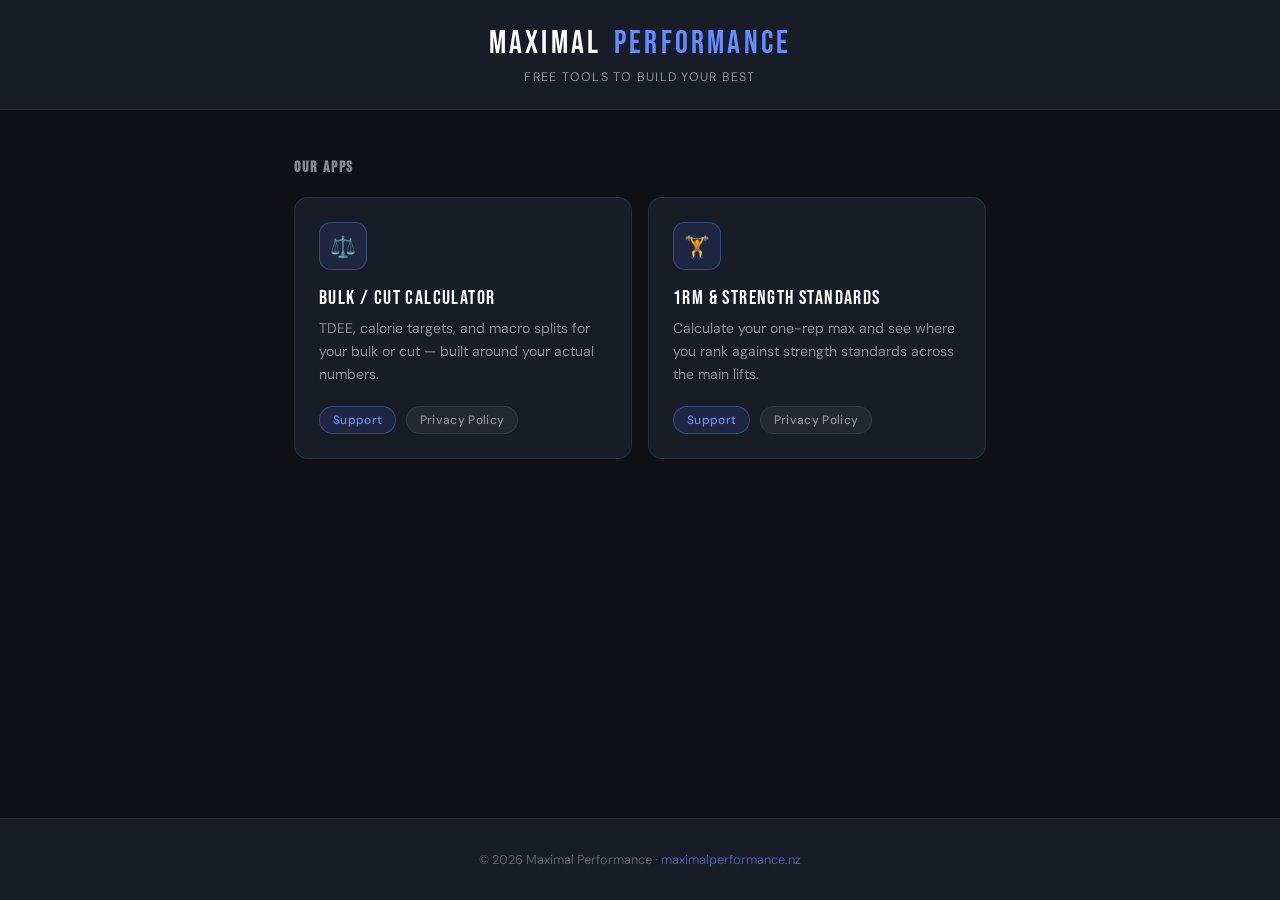
<file: index.html>
<!DOCTYPE html>
<html lang="en">
<head>
  <meta charset="UTF-8">
  <meta name="viewport" content="width=device-width, initial-scale=1.0">
  <title>Maximal Performance Apps</title>
  <link rel="preconnect" href="https://fonts.googleapis.com">
  <link rel="preconnect" href="https://fonts.gstatic.com" crossorigin>
  <link href="https://fonts.googleapis.com/css2?family=Bebas+Neue&family=DM+Sans:wght@400;500;600&display=swap" rel="stylesheet">
  <style>
    *, *::before, *::after { box-sizing: border-box; margin: 0; padding: 0; }
    :root {
      --bg: #0F1117;
      --surface: #181C27;
      --surface-2: #1E2333;
      --border: rgba(255,255,255,0.08);
      --border-hover: rgba(99,140,255,0.35);
      --blue: #4C6EF5;
      --blue-bright: #638CFF;
      --blue-glow: rgba(76,110,245,0.12);
      --text: #FFFFFF;
      --text-muted: rgba(255,255,255,0.5);
      --text-dim: rgba(255,255,255,0.3);
    }
    body {
      background: var(--bg);
      color: var(--text);
      font-family: 'DM Sans', sans-serif;
      min-height: 100vh;
      display: flex;
      flex-direction: column;
    }
    header {
      padding: 1.5rem 2rem;
      border-bottom: 1px solid var(--border);
      background: var(--surface);
      text-align: center;
    }
    .wordmark {
      font-family: 'Bebas Neue', sans-serif;
      font-size: 2rem;
      letter-spacing: 0.1em;
      display: inline-flex;
      gap: 0.4em;
    }
    .w1 { color: var(--text); }
    .w2 { color: var(--blue-bright); }
    .tagline {
      font-size: 0.78rem;
      color: var(--text-muted);
      margin-top: 0.4rem;
      letter-spacing: 0.1em;
      text-transform: uppercase;
    }
    main {
      flex: 1;
      max-width: 740px;
      margin: 0 auto;
      padding: 3rem 1.5rem;
      width: 100%;
    }
    h2 {
      font-family: 'Bebas Neue', sans-serif;
      font-size: 1rem;
      letter-spacing: 0.12em;
      color: var(--text-muted);
      margin-bottom: 1.25rem;
    }
    .app-grid {
      display: grid;
      grid-template-columns: repeat(auto-fit, minmax(270px, 1fr));
      gap: 1rem;
    }
    .app-card {
      background: var(--surface);
      border: 1px solid var(--border);
      border-radius: 14px;
      padding: 1.5rem;
      text-decoration: none;
      color: inherit;
      display: block;
      transition: border-color 0.2s, background 0.2s;
    }
    .app-card:hover {
      border-color: var(--border-hover);
      background: var(--surface-2);
    }
    .app-icon {
      width: 48px;
      height: 48px;
      background: var(--blue-glow);
      border: 1px solid var(--border-hover);
      border-radius: 12px;
      display: flex;
      align-items: center;
      justify-content: center;
      margin-bottom: 1rem;
      font-size: 1.3rem;
    }
    .app-name {
      font-family: 'Bebas Neue', sans-serif;
      font-size: 1.25rem;
      letter-spacing: 0.07em;
      color: var(--text);
      margin-bottom: 0.4rem;
    }
    .app-desc {
      font-size: 0.875rem;
      color: var(--text-muted);
      line-height: 1.65;
      margin-bottom: 1.25rem;
    }
    .app-links { display: flex; gap: 0.6rem; flex-wrap: wrap; }
    .link-pill {
      font-size: 0.75rem;
      font-weight: 500;
      padding: 0.3rem 0.8rem;
      border-radius: 20px;
      text-decoration: none;
      letter-spacing: 0.03em;
      transition: opacity 0.2s;
    }
    .link-pill:hover { opacity: 0.8; }
    .pill-support {
      background: var(--blue-glow);
      color: var(--blue-bright);
      border: 1px solid var(--border-hover);
    }
    .pill-privacy {
      background: rgba(255,255,255,0.05);
      color: var(--text-muted);
      border: 1px solid var(--border);
    }
    footer {
      text-align: center;
      padding: 2rem;
      font-size: 0.8rem;
      color: var(--text-dim);
      border-top: 1px solid var(--border);
      background: var(--surface);
    }
    footer a { color: rgba(99,140,255,0.6); text-decoration: none; }
  </style>
</head>
<body>
  <header>
    <div class="wordmark"><span class="w1">MAXIMAL</span><span class="w2">PERFORMANCE</span></div>
    <p class="tagline">Free tools to build your best</p>
  </header>
  <main>
    <h2>Our Apps</h2>
    <div class="app-grid">
      <div class="app-card">
        <div class="app-icon">⚖️</div>
        <div class="app-name">Bulk / Cut Calculator</div>
        <p class="app-desc">TDEE, calorie targets, and macro splits for your bulk or cut — built around your actual numbers.</p>
        <div class="app-links">
          <a href="/calculator" class="link-pill pill-support">Support</a>
          <a href="/calculator/privacy.html" class="link-pill pill-privacy">Privacy Policy</a>
        </div>
      </div>
      <div class="app-card">
        <div class="app-icon">🏋️</div>
        <div class="app-name">1RM & Strength Standards</div>
        <p class="app-desc">Calculate your one-rep max and see where you rank against strength standards across the main lifts.</p>
        <div class="app-links">
          <a href="/strength" class="link-pill pill-support">Support</a>
          <a href="/strength/privacy.html" class="link-pill pill-privacy">Privacy Policy</a>
        </div>
      </div>
    </div>
  </main>
  <footer>
    <p>© 2026 Maximal Performance · <a href="https://maximalperformance.nz">maximalperformance.nz</a></p>
  </footer>
</body>
</html>
</file>
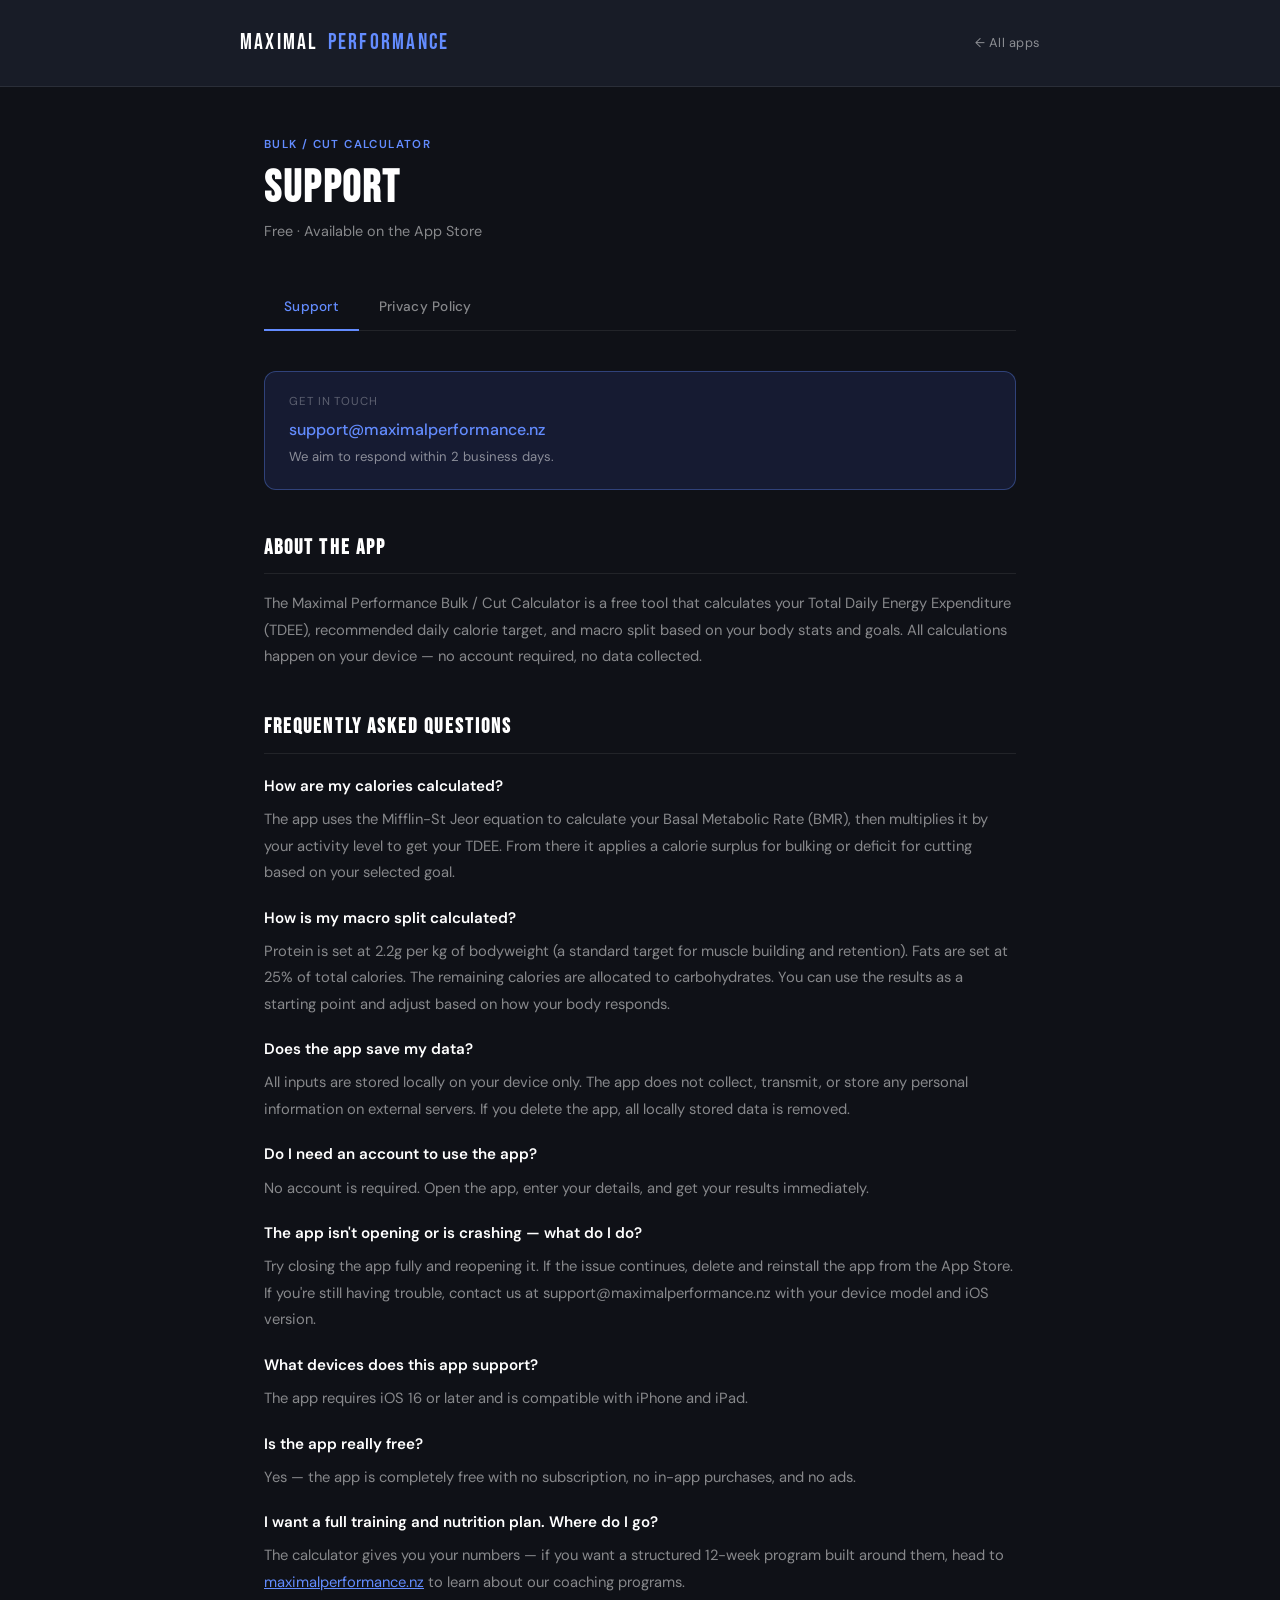
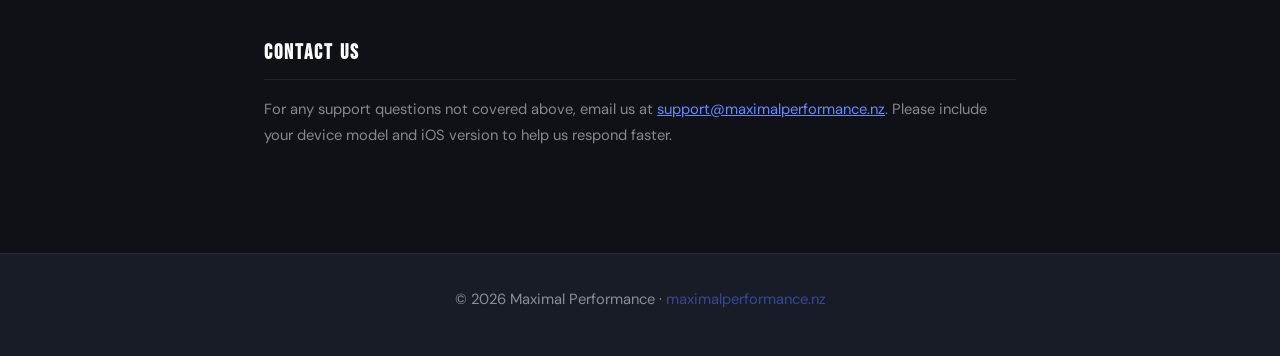
<file: calculator/index.html>
<!DOCTYPE html>
<html lang="en">
<head>
  <meta charset="UTF-8">
  <meta name="viewport" content="width=device-width, initial-scale=1.0">
  <title>Support — Bulk / Cut Calculator · Maximal Performance</title>
  <link rel="preconnect" href="https://fonts.googleapis.com">
  <link rel="preconnect" href="https://fonts.gstatic.com" crossorigin>
  <link href="https://fonts.googleapis.com/css2?family=Bebas+Neue&family=DM+Sans:wght@400;500;600&display=swap" rel="stylesheet">
  <link rel="stylesheet" href="/assets/css/shared.css">
</head>
<body>

  <header>
    <nav class="nav">
      <a href="/" class="wordmark"><span class="w1">MAXIMAL</span><span class="w2">PERFORMANCE</span></a>
      <a href="/" class="nav-back">← All apps</a>
    </nav>
  </header>

  <main>
    <p class="page-eyebrow">Bulk / Cut Calculator</p>
    <h1 class="page-title">Support</h1>
    <p class="page-subtitle">Free · Available on the App Store</p>

    <div class="tab-row">
      <a href="/calculator" class="tab active">Support</a>
      <a href="/calculator/privacy.html" class="tab">Privacy Policy</a>
    </div>

    <div class="contact-card">
      <div>
        <div class="contact-label">Get in touch</div>
        <div class="contact-email">support@maximalperformance.nz</div>
        <div class="contact-note">We aim to respond within 2 business days.</div>
      </div>
    </div>

    <section>
      <h2>About the app</h2>
      <p>The Maximal Performance Bulk / Cut Calculator is a free tool that calculates your Total Daily Energy Expenditure (TDEE), recommended daily calorie target, and macro split based on your body stats and goals. All calculations happen on your device — no account required, no data collected.</p>
    </section>

    <section>
      <h2>Frequently asked questions</h2>

      <h3>How are my calories calculated?</h3>
      <p>The app uses the Mifflin-St Jeor equation to calculate your Basal Metabolic Rate (BMR), then multiplies it by your activity level to get your TDEE. From there it applies a calorie surplus for bulking or deficit for cutting based on your selected goal.</p>

      <h3>How is my macro split calculated?</h3>
      <p>Protein is set at 2.2g per kg of bodyweight (a standard target for muscle building and retention). Fats are set at 25% of total calories. The remaining calories are allocated to carbohydrates. You can use the results as a starting point and adjust based on how your body responds.</p>

      <h3>Does the app save my data?</h3>
      <p>All inputs are stored locally on your device only. The app does not collect, transmit, or store any personal information on external servers. If you delete the app, all locally stored data is removed.</p>

      <h3>Do I need an account to use the app?</h3>
      <p>No account is required. Open the app, enter your details, and get your results immediately.</p>

      <h3>The app isn't opening or is crashing — what do I do?</h3>
      <p>Try closing the app fully and reopening it. If the issue continues, delete and reinstall the app from the App Store. If you're still having trouble, contact us at support@maximalperformance.nz with your device model and iOS version.</p>

      <h3>What devices does this app support?</h3>
      <p>The app requires iOS 16 or later and is compatible with iPhone and iPad.</p>

      <h3>Is the app really free?</h3>
      <p>Yes — the app is completely free with no subscription, no in-app purchases, and no ads.</p>

      <h3>I want a full training and nutrition plan. Where do I go?</h3>
      <p>The calculator gives you your numbers — if you want a structured 12-week program built around them, head to <a href="https://maximalperformance.nz" style="color: var(--blue-bright);">maximalperformance.nz</a> to learn about our coaching programs.</p>
    </section>

    <section>
      <h2>Contact us</h2>
      <p>For any support questions not covered above, email us at <a href="mailto:support@maximalperformance.nz" style="color: var(--blue-bright);">support@maximalperformance.nz</a>. Please include your device model and iOS version to help us respond faster.</p>
    </section>
  </main>

  <footer>
    <p>© 2026 Maximal Performance · <a href="https://maximalperformance.nz">maximalperformance.nz</a></p>
  </footer>

</body>
</html>
</file>
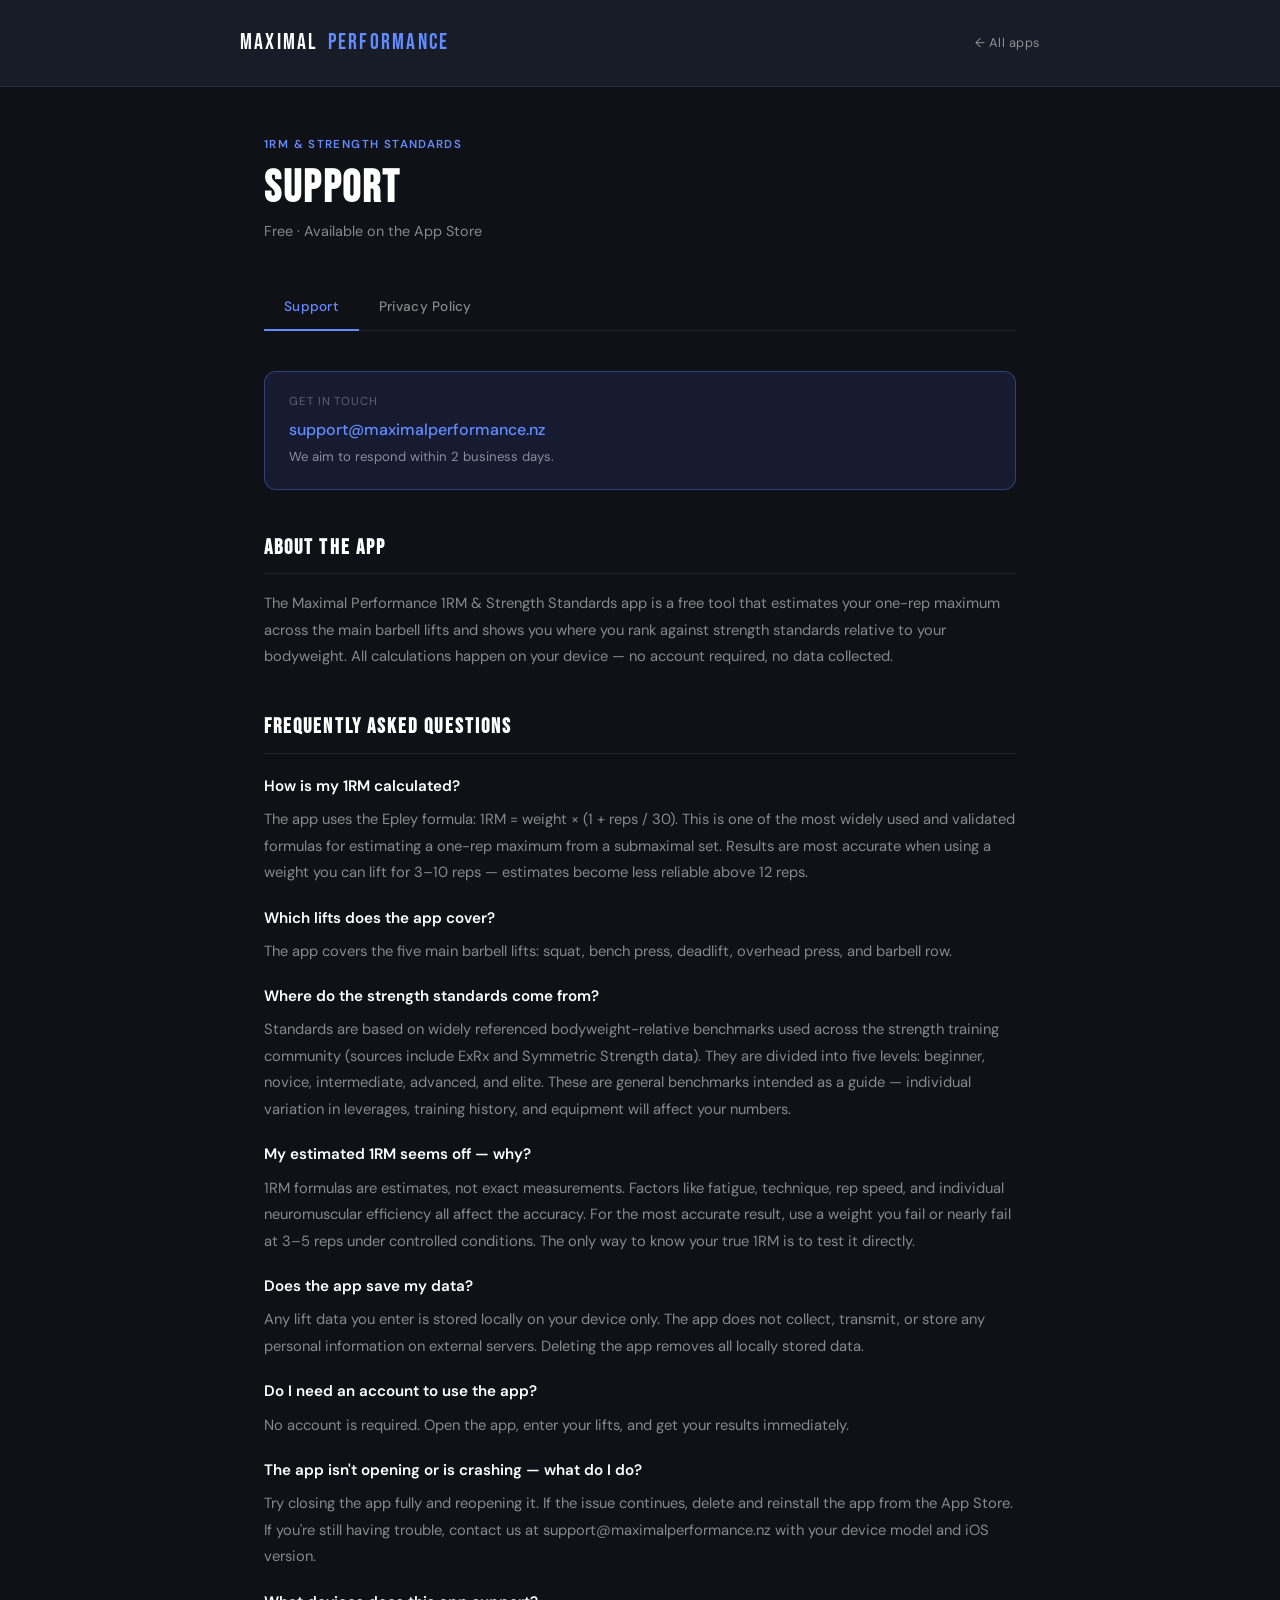
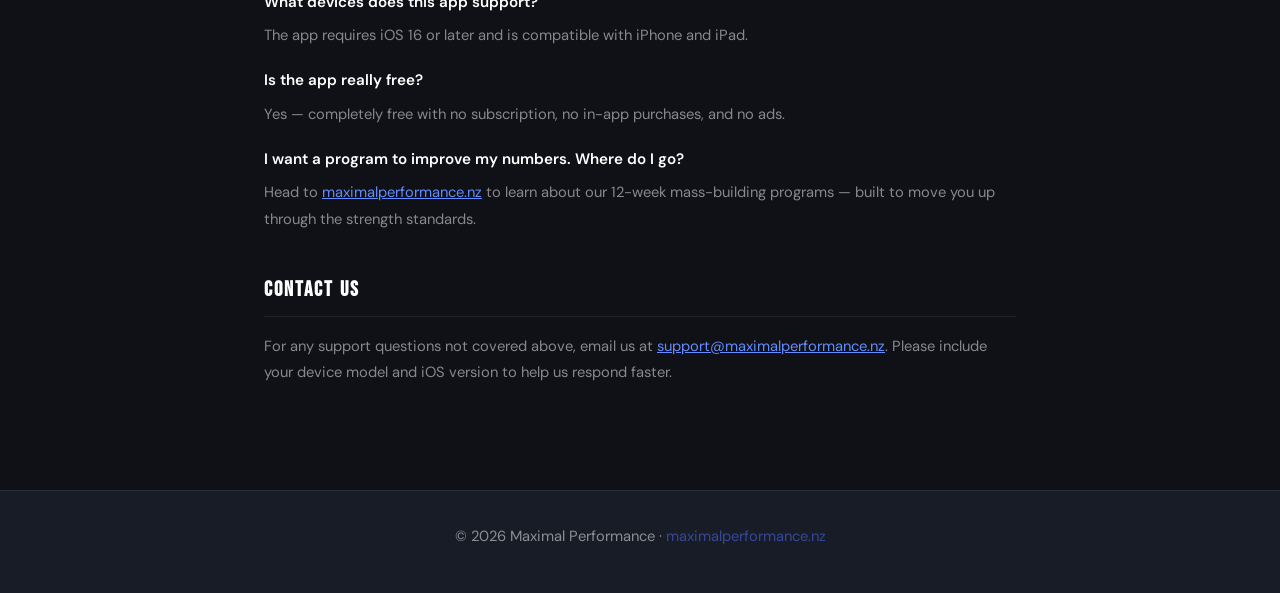
<file: strength/index.html>
<!DOCTYPE html>
<html lang="en">
<head>
  <meta charset="UTF-8">
  <meta name="viewport" content="width=device-width, initial-scale=1.0">
  <title>Support — 1RM & Strength Standards · Maximal Performance</title>
  <link rel="preconnect" href="https://fonts.googleapis.com">
  <link rel="preconnect" href="https://fonts.gstatic.com" crossorigin>
  <link href="https://fonts.googleapis.com/css2?family=Bebas+Neue&family=DM+Sans:wght@400;500;600&display=swap" rel="stylesheet">
  <link rel="stylesheet" href="/assets/css/shared.css">
</head>
<body>

  <header>
    <nav class="nav">
      <a href="/" class="wordmark"><span class="w1">MAXIMAL</span><span class="w2">PERFORMANCE</span></a>
      <a href="/" class="nav-back">← All apps</a>
    </nav>
  </header>

  <main>
    <p class="page-eyebrow">1RM & Strength Standards</p>
    <h1 class="page-title">Support</h1>
    <p class="page-subtitle">Free · Available on the App Store</p>

    <div class="tab-row">
      <a href="/strength" class="tab active">Support</a>
      <a href="/strength/privacy.html" class="tab">Privacy Policy</a>
    </div>

    <div class="contact-card">
      <div>
        <div class="contact-label">Get in touch</div>
        <div class="contact-email">support@maximalperformance.nz</div>
        <div class="contact-note">We aim to respond within 2 business days.</div>
      </div>
    </div>

    <section>
      <h2>About the app</h2>
      <p>The Maximal Performance 1RM & Strength Standards app is a free tool that estimates your one-rep maximum across the main barbell lifts and shows you where you rank against strength standards relative to your bodyweight. All calculations happen on your device — no account required, no data collected.</p>
    </section>

    <section>
      <h2>Frequently asked questions</h2>

      <h3>How is my 1RM calculated?</h3>
      <p>The app uses the Epley formula: 1RM = weight × (1 + reps / 30). This is one of the most widely used and validated formulas for estimating a one-rep maximum from a submaximal set. Results are most accurate when using a weight you can lift for 3–10 reps — estimates become less reliable above 12 reps.</p>

      <h3>Which lifts does the app cover?</h3>
      <p>The app covers the five main barbell lifts: squat, bench press, deadlift, overhead press, and barbell row.</p>

      <h3>Where do the strength standards come from?</h3>
      <p>Standards are based on widely referenced bodyweight-relative benchmarks used across the strength training community (sources include ExRx and Symmetric Strength data). They are divided into five levels: beginner, novice, intermediate, advanced, and elite. These are general benchmarks intended as a guide — individual variation in leverages, training history, and equipment will affect your numbers.</p>

      <h3>My estimated 1RM seems off — why?</h3>
      <p>1RM formulas are estimates, not exact measurements. Factors like fatigue, technique, rep speed, and individual neuromuscular efficiency all affect the accuracy. For the most accurate result, use a weight you fail or nearly fail at 3–5 reps under controlled conditions. The only way to know your true 1RM is to test it directly.</p>

      <h3>Does the app save my data?</h3>
      <p>Any lift data you enter is stored locally on your device only. The app does not collect, transmit, or store any personal information on external servers. Deleting the app removes all locally stored data.</p>

      <h3>Do I need an account to use the app?</h3>
      <p>No account is required. Open the app, enter your lifts, and get your results immediately.</p>

      <h3>The app isn't opening or is crashing — what do I do?</h3>
      <p>Try closing the app fully and reopening it. If the issue continues, delete and reinstall the app from the App Store. If you're still having trouble, contact us at support@maximalperformance.nz with your device model and iOS version.</p>

      <h3>What devices does this app support?</h3>
      <p>The app requires iOS 16 or later and is compatible with iPhone and iPad.</p>

      <h3>Is the app really free?</h3>
      <p>Yes — completely free with no subscription, no in-app purchases, and no ads.</p>

      <h3>I want a program to improve my numbers. Where do I go?</h3>
      <p>Head to <a href="https://maximalperformance.nz" style="color: var(--blue-bright);">maximalperformance.nz</a> to learn about our 12-week mass-building programs — built to move you up through the strength standards.</p>
    </section>

    <section>
      <h2>Contact us</h2>
      <p>For any support questions not covered above, email us at <a href="mailto:support@maximalperformance.nz" style="color: var(--blue-bright);">support@maximalperformance.nz</a>. Please include your device model and iOS version to help us respond faster.</p>
    </section>
  </main>

  <footer>
    <p>© 2026 Maximal Performance · <a href="https://maximalperformance.nz">maximalperformance.nz</a></p>
  </footer>

</body>
</html>
</file>
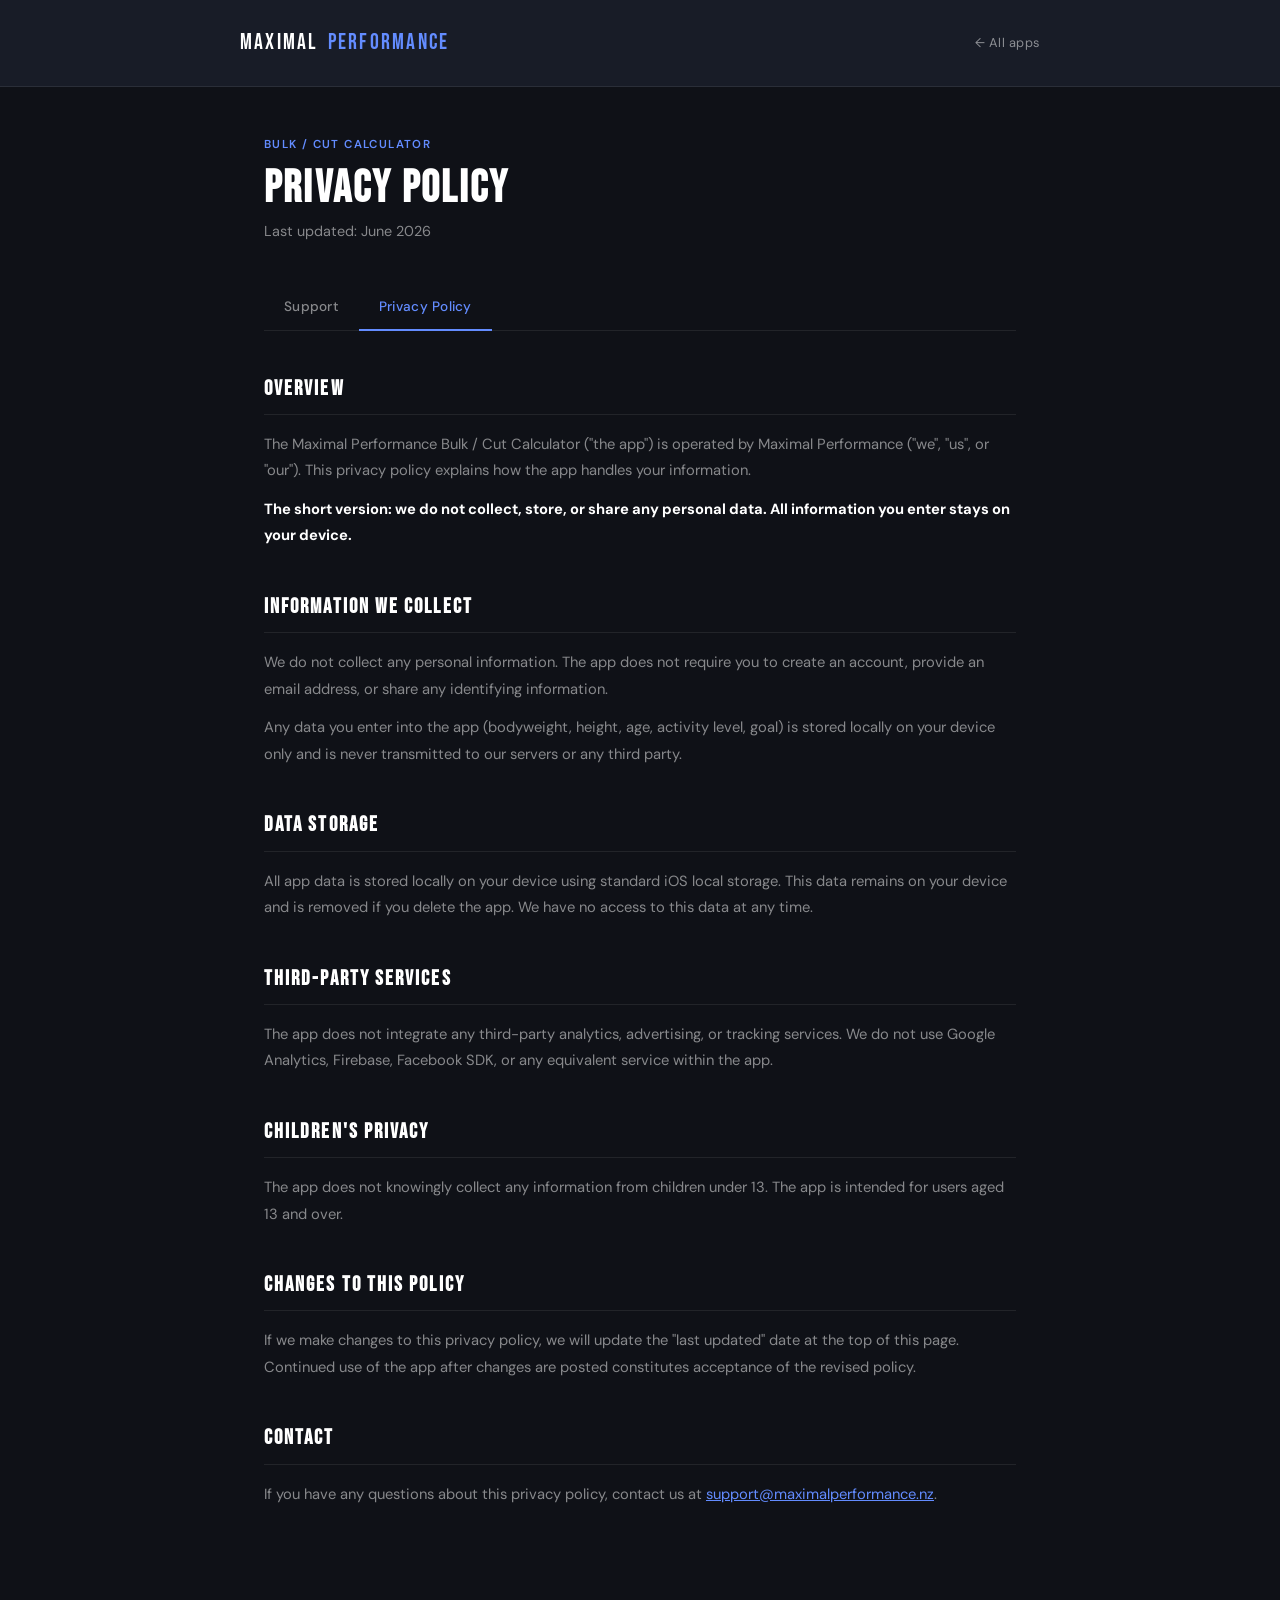
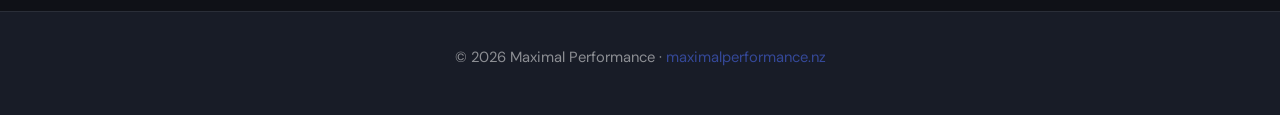
<file: calculator/privacy.html>
<!DOCTYPE html>
<html lang="en">
<head>
  <meta charset="UTF-8">
  <meta name="viewport" content="width=device-width, initial-scale=1.0">
  <title>Privacy Policy — Bulk / Cut Calculator · Maximal Performance</title>
  <link rel="preconnect" href="https://fonts.googleapis.com">
  <link rel="preconnect" href="https://fonts.gstatic.com" crossorigin>
  <link href="https://fonts.googleapis.com/css2?family=Bebas+Neue&family=DM+Sans:wght@400;500;600&display=swap" rel="stylesheet">
  <link rel="stylesheet" href="/assets/css/shared.css">
</head>
<body>

  <header>
    <nav class="nav">
      <a href="/" class="wordmark"><span class="w1">MAXIMAL</span><span class="w2">PERFORMANCE</span></a>
      <a href="/" class="nav-back">← All apps</a>
    </nav>
  </header>

  <main>
    <p class="page-eyebrow">Bulk / Cut Calculator</p>
    <h1 class="page-title">Privacy Policy</h1>
    <p class="page-subtitle">Last updated: June 2026</p>

    <div class="tab-row">
      <a href="/calculator/index.html" class="tab">Support</a>
      <a href="/calculator/privacy" class="tab active">Privacy Policy</a>
    </div>

    <section>
      <h2>Overview</h2>
      <p>The Maximal Performance Bulk / Cut Calculator ("the app") is operated by Maximal Performance ("we", "us", or "our"). This privacy policy explains how the app handles your information.</p>
      <p><strong style="color: var(--text);">The short version: we do not collect, store, or share any personal data. All information you enter stays on your device.</strong></p>
    </section>

    <section>
      <h2>Information we collect</h2>
      <p>We do not collect any personal information. The app does not require you to create an account, provide an email address, or share any identifying information.</p>
      <p>Any data you enter into the app (bodyweight, height, age, activity level, goal) is stored locally on your device only and is never transmitted to our servers or any third party.</p>
    </section>

    <section>
      <h2>Data storage</h2>
      <p>All app data is stored locally on your device using standard iOS local storage. This data remains on your device and is removed if you delete the app. We have no access to this data at any time.</p>
    </section>

    <section>
      <h2>Third-party services</h2>
      <p>The app does not integrate any third-party analytics, advertising, or tracking services. We do not use Google Analytics, Firebase, Facebook SDK, or any equivalent service within the app.</p>
    </section>

    <section>
      <h2>Children's privacy</h2>
      <p>The app does not knowingly collect any information from children under 13. The app is intended for users aged 13 and over.</p>
    </section>

    <section>
      <h2>Changes to this policy</h2>
      <p>If we make changes to this privacy policy, we will update the "last updated" date at the top of this page. Continued use of the app after changes are posted constitutes acceptance of the revised policy.</p>
    </section>

    <section>
      <h2>Contact</h2>
      <p>If you have any questions about this privacy policy, contact us at <a href="mailto:support@maximalperformance.nz" style="color: var(--blue-bright);">support@maximalperformance.nz</a>.</p>
    </section>
  </main>

  <footer>
    <p>© 2026 Maximal Performance · <a href="https://maximalperformance.nz">maximalperformance.nz</a></p>
  </footer>

</body>
</html>
</file>
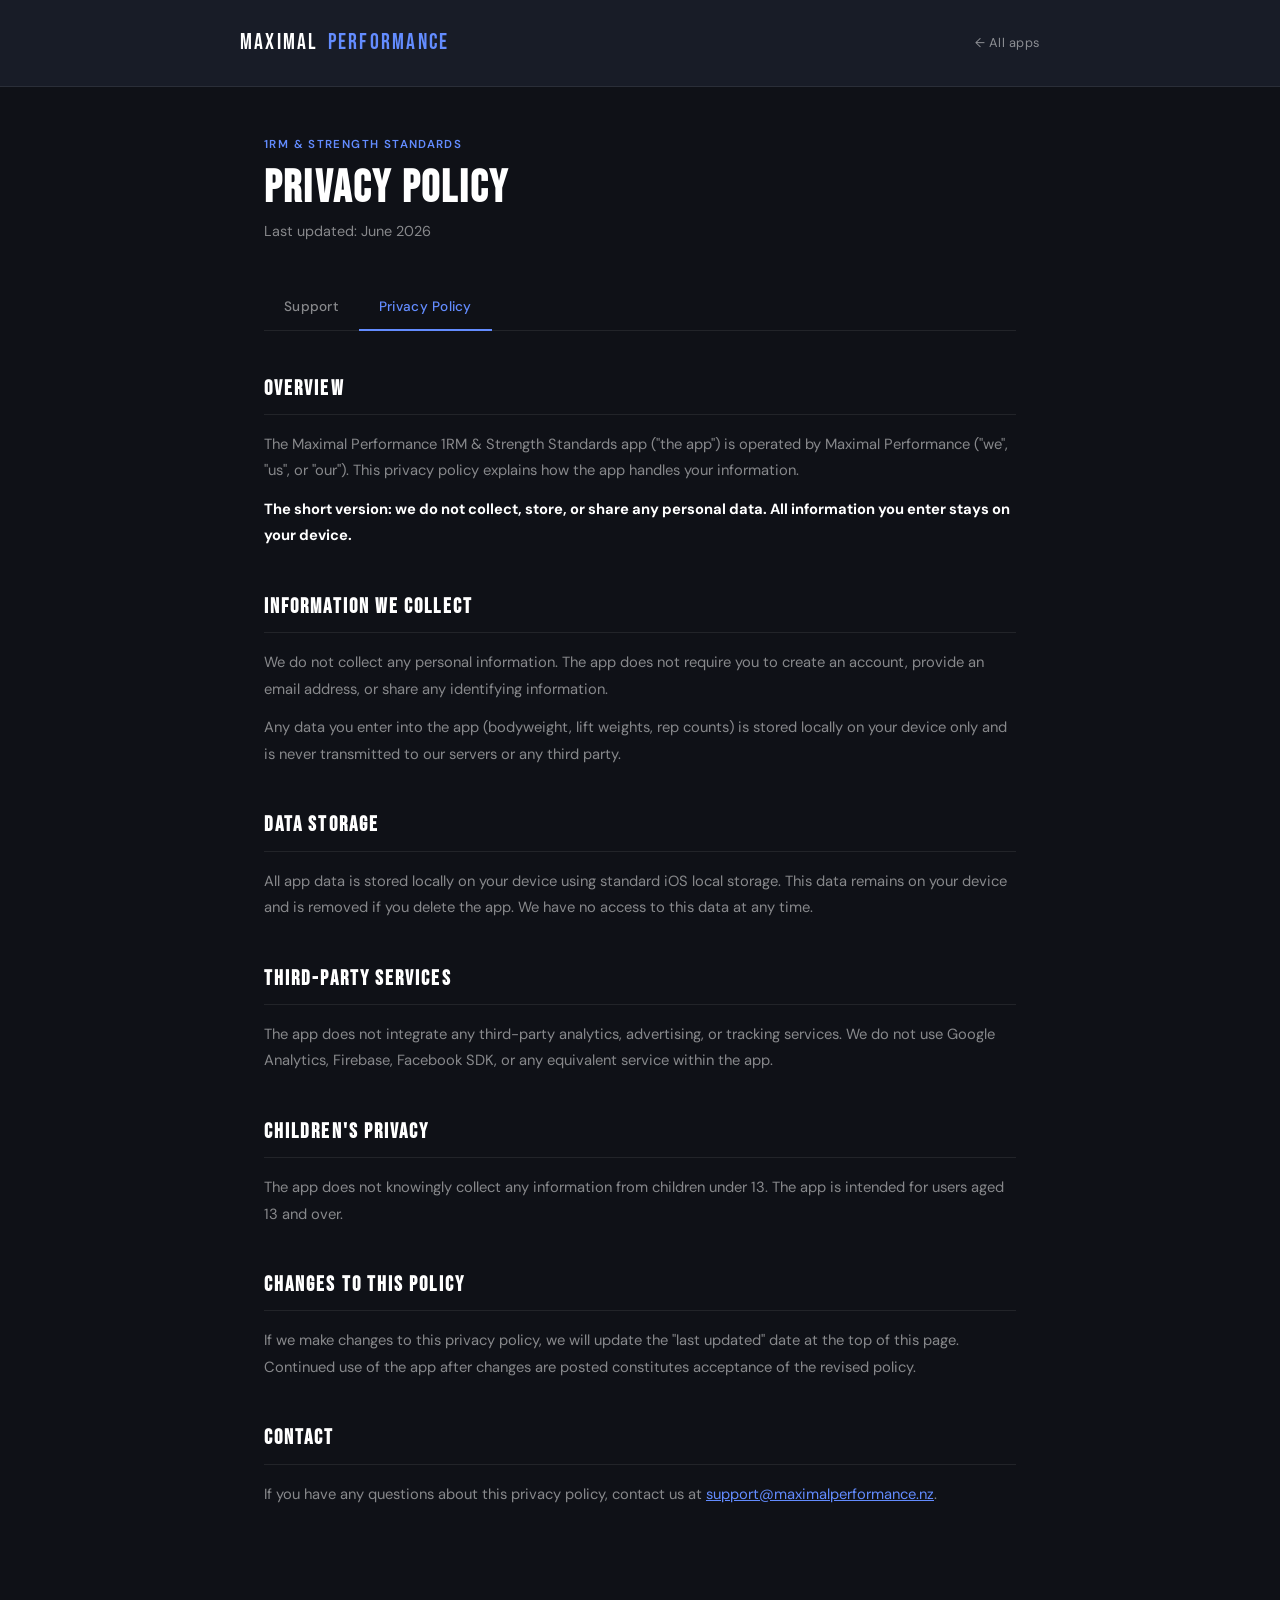
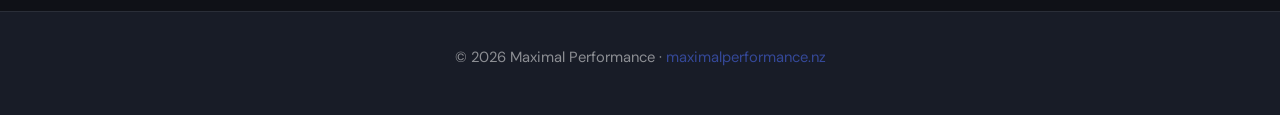
<file: strength/privacy.html>
<!DOCTYPE html>
<html lang="en">
<head>
  <meta charset="UTF-8">
  <meta name="viewport" content="width=device-width, initial-scale=1.0">
  <title>Privacy Policy — 1RM & Strength Standards · Maximal Performance</title>
  <link rel="preconnect" href="https://fonts.googleapis.com">
  <link rel="preconnect" href="https://fonts.gstatic.com" crossorigin>
  <link href="https://fonts.googleapis.com/css2?family=Bebas+Neue&family=DM+Sans:wght@400;500;600&display=swap" rel="stylesheet">
  <link rel="stylesheet" href="/assets/css/shared.css">
</head>
<body>

  <header>
    <nav class="nav">
      <a href="/" class="wordmark"><span class="w1">MAXIMAL</span><span class="w2">PERFORMANCE</span></a>
      <a href="/" class="nav-back">← All apps</a>
    </nav>
  </header>

  <main>
    <p class="page-eyebrow">1RM & Strength Standards</p>
    <h1 class="page-title">Privacy Policy</h1>
    <p class="page-subtitle">Last updated: June 2026</p>

    <div class="tab-row">
      <a href="/strength/index.html" class="tab">Support</a>
      <a href="/strength/privacy" class="tab active">Privacy Policy</a>
    </div>

    <section>
      <h2>Overview</h2>
      <p>The Maximal Performance 1RM & Strength Standards app ("the app") is operated by Maximal Performance ("we", "us", or "our"). This privacy policy explains how the app handles your information.</p>
      <p><strong style="color: var(--text);">The short version: we do not collect, store, or share any personal data. All information you enter stays on your device.</strong></p>
    </section>

    <section>
      <h2>Information we collect</h2>
      <p>We do not collect any personal information. The app does not require you to create an account, provide an email address, or share any identifying information.</p>
      <p>Any data you enter into the app (bodyweight, lift weights, rep counts) is stored locally on your device only and is never transmitted to our servers or any third party.</p>
    </section>

    <section>
      <h2>Data storage</h2>
      <p>All app data is stored locally on your device using standard iOS local storage. This data remains on your device and is removed if you delete the app. We have no access to this data at any time.</p>
    </section>

    <section>
      <h2>Third-party services</h2>
      <p>The app does not integrate any third-party analytics, advertising, or tracking services. We do not use Google Analytics, Firebase, Facebook SDK, or any equivalent service within the app.</p>
    </section>

    <section>
      <h2>Children's privacy</h2>
      <p>The app does not knowingly collect any information from children under 13. The app is intended for users aged 13 and over.</p>
    </section>

    <section>
      <h2>Changes to this policy</h2>
      <p>If we make changes to this privacy policy, we will update the "last updated" date at the top of this page. Continued use of the app after changes are posted constitutes acceptance of the revised policy.</p>
    </section>

    <section>
      <h2>Contact</h2>
      <p>If you have any questions about this privacy policy, contact us at <a href="mailto:support@maximalperformance.nz" style="color: var(--blue-bright);">support@maximalperformance.nz</a>.</p>
    </section>
  </main>

  <footer>
    <p>© 2026 Maximal Performance · <a href="https://maximalperformance.nz">maximalperformance.nz</a></p>
  </footer>

</body>
</html>
</file>
<file: assets/css/shared.css>
*, *::before, *::after { box-sizing: border-box; margin: 0; padding: 0; }

:root {
  --bg: #0F1117;
  --surface: #181C27;
  --surface-2: #1E2333;
  --border: rgba(255,255,255,0.08);
  --border-hover: rgba(99,140,255,0.35);
  --blue: #4C6EF5;
  --blue-bright: #638CFF;
  --blue-dim: rgba(76,110,245,0.55);
  --blue-glow: rgba(76,110,245,0.12);
  --text: #FFFFFF;
  --text-muted: rgba(255,255,255,0.5);
  --text-dim: rgba(255,255,255,0.3);
}

body {
  background: var(--bg);
  color: var(--text);
  font-family: 'DM Sans', sans-serif;
  min-height: 100vh;
  display: flex;
  flex-direction: column;
  font-size: 16px;
  line-height: 1.7;
}

header {
  padding: 1.5rem 2rem;
  border-bottom: 1px solid var(--border);
  background: var(--surface);
}

.nav {
  display: flex;
  align-items: center;
  justify-content: space-between;
  max-width: 800px;
  margin: 0 auto;
  width: 100%;
  gap: 1rem;
}

.wordmark {
  font-family: 'Bebas Neue', sans-serif;
  font-size: 1.4rem;
  letter-spacing: 0.1em;
  text-decoration: none;
  display: flex;
  gap: 0.4em;
}

.wordmark .w1 { color: var(--text); }
.wordmark .w2 { color: var(--blue-bright); }

.nav-back {
  font-size: 0.8rem;
  color: var(--text-muted);
  text-decoration: none;
  letter-spacing: 0.04em;
  transition: color 0.2s;
}

.nav-back:hover { color: var(--blue-bright); }

main {
  flex: 1;
  max-width: 800px;
  margin: 0 auto;
  padding: 3rem 1.5rem 4rem;
  width: 100%;
}

.page-eyebrow {
  font-size: 0.72rem;
  font-weight: 600;
  letter-spacing: 0.12em;
  text-transform: uppercase;
  color: var(--blue-bright);
  margin-bottom: 0.6rem;
}

.page-title {
  font-family: 'Bebas Neue', sans-serif;
  font-size: 2.8rem;
  letter-spacing: 0.05em;
  line-height: 1.05;
  margin-bottom: 0.4rem;
}

.page-title .highlight { color: var(--blue-bright); }

.page-subtitle {
  font-size: 0.9rem;
  color: var(--text-muted);
  margin-bottom: 2.5rem;
}

.contact-card {
  background: var(--blue-glow);
  border: 1px solid var(--border-hover);
  border-radius: 12px;
  padding: 1.25rem 1.5rem;
  margin-bottom: 2.5rem;
}

.contact-label {
  font-size: 0.72rem;
  color: var(--text-dim);
  text-transform: uppercase;
  letter-spacing: 0.08em;
  margin-bottom: 0.3rem;
}

.contact-email {
  font-size: 1rem;
  font-weight: 500;
  color: var(--blue-bright);
}

.contact-note {
  font-size: 0.82rem;
  color: var(--text-muted);
  margin-top: 0.2rem;
}

section {
  margin-bottom: 2.5rem;
}

h2 {
  font-family: 'Bebas Neue', sans-serif;
  font-size: 1.3rem;
  letter-spacing: 0.1em;
  color: var(--text);
  margin-bottom: 1rem;
  padding-bottom: 0.5rem;
  border-bottom: 1px solid var(--border);
}

h3 {
  font-size: 0.95rem;
  font-weight: 600;
  color: var(--text);
  margin-bottom: 0.4rem;
  margin-top: 1.25rem;
}

p {
  font-size: 0.92rem;
  color: var(--text-muted);
  margin-bottom: 0.75rem;
  line-height: 1.8;
}

ul {
  padding-left: 1.25rem;
  margin-bottom: 0.75rem;
}

li {
  font-size: 0.92rem;
  color: var(--text-muted);
  line-height: 1.8;
  margin-bottom: 0.25rem;
}

.tab-row {
  display: flex;
  gap: 0;
  margin-bottom: 2.5rem;
  border-bottom: 1px solid var(--border);
}

.tab {
  font-size: 0.85rem;
  font-weight: 500;
  padding: 0.65rem 1.25rem;
  text-decoration: none;
  color: var(--text-muted);
  border-bottom: 2px solid transparent;
  margin-bottom: -1px;
  letter-spacing: 0.02em;
  transition: color 0.2s;
}

.tab.active {
  color: var(--blue-bright);
  border-bottom-color: var(--blue-bright);
}

.tab:hover:not(.active) { color: var(--text); }

a { color: var(--blue-bright); }

footer {
  text-align: center;
  padding: 2rem;
  font-size: 0.8rem;
  color: var(--text-dim);
  border-top: 1px solid var(--border);
  background: var(--surface);
}

footer a { color: var(--blue-dim); text-decoration: none; }

@media (max-width: 480px) {
  .page-title { font-size: 2.2rem; }
  main { padding: 2rem 1.25rem 3rem; }
  header { padding: 1.25rem; }
}
</file>
